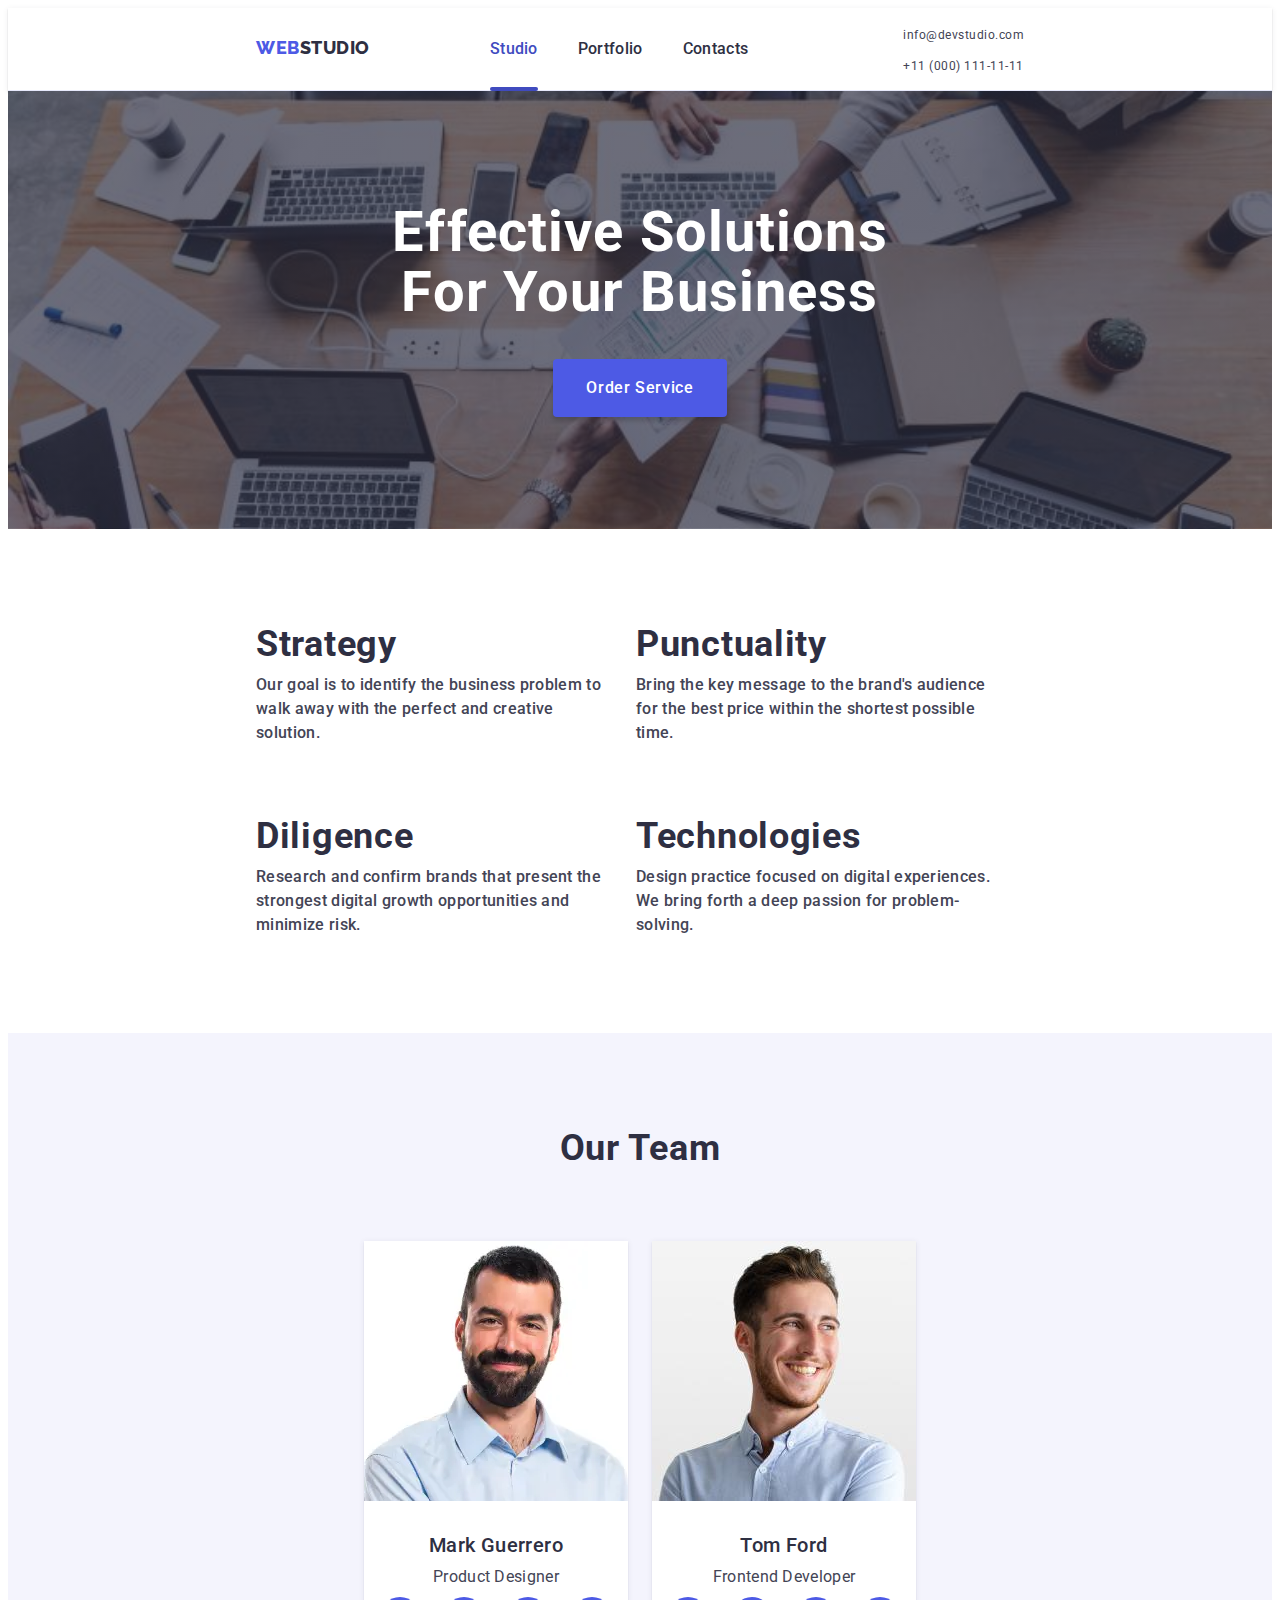
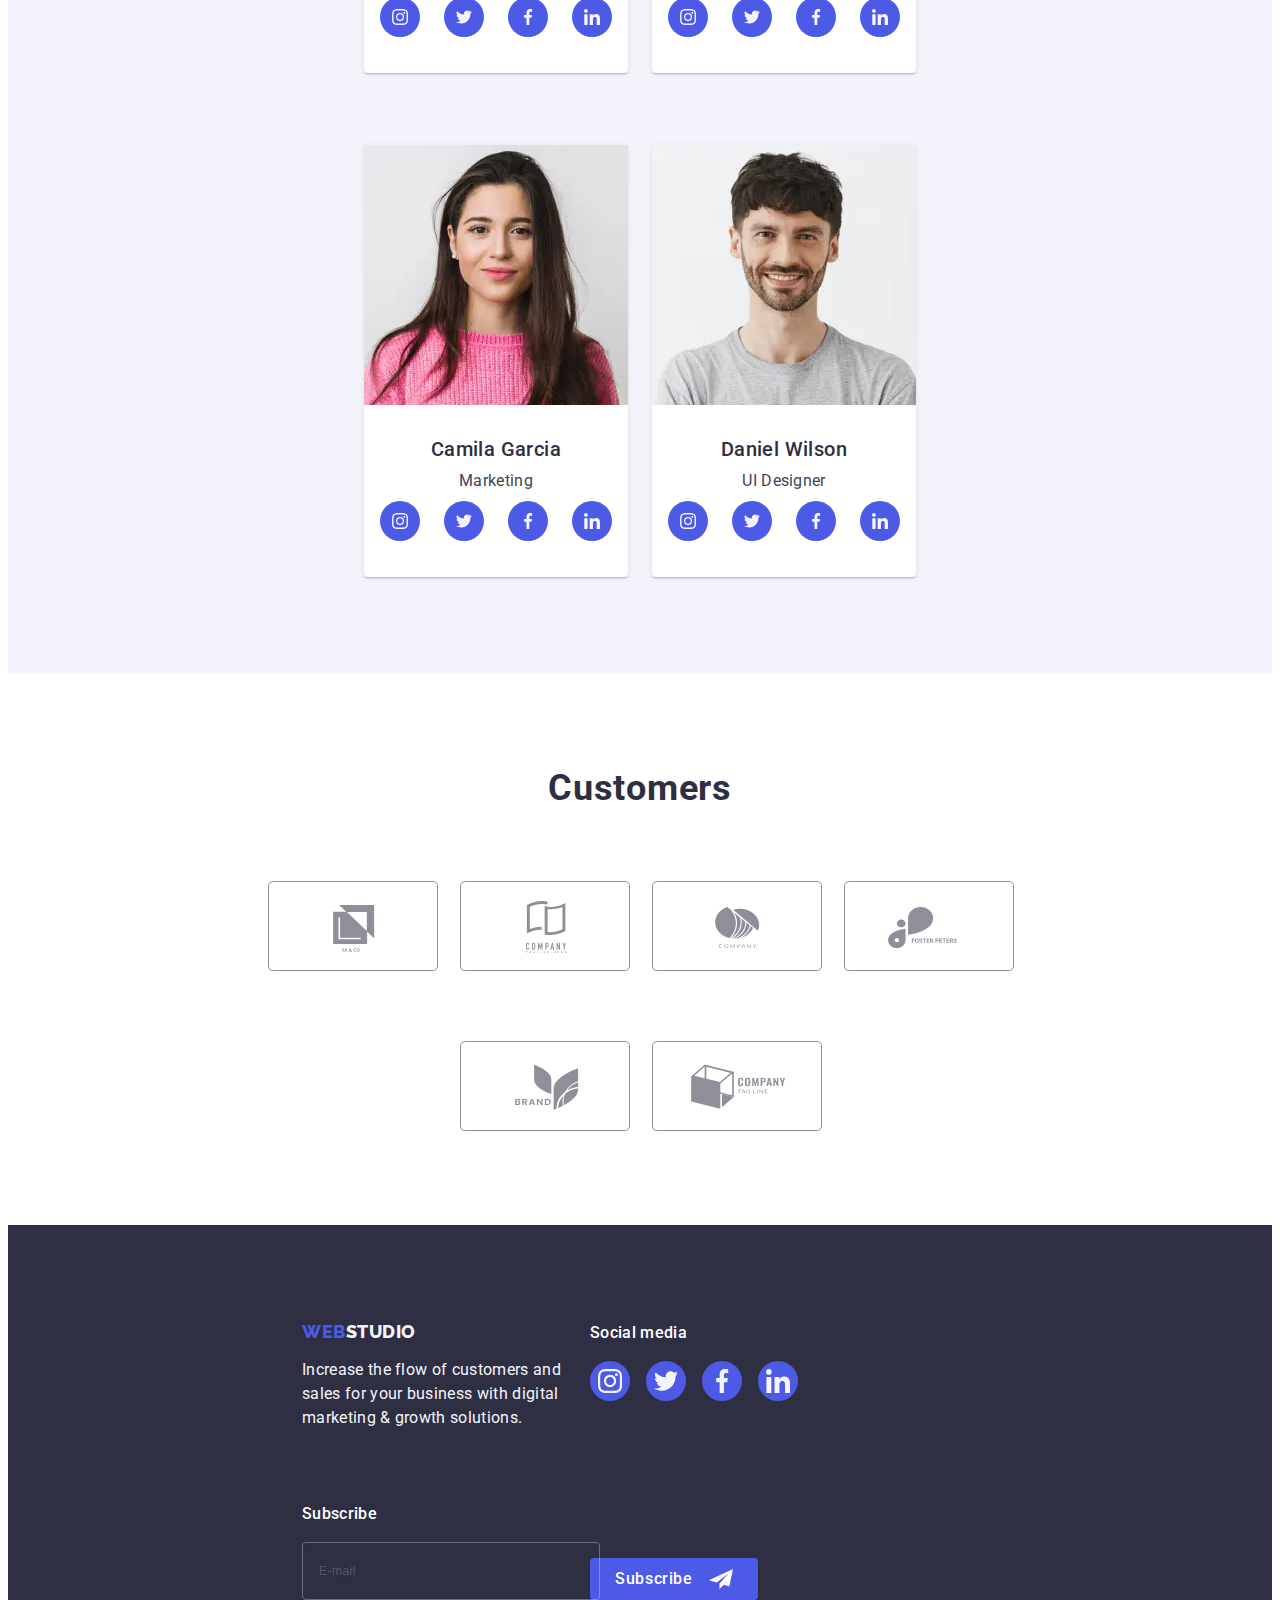
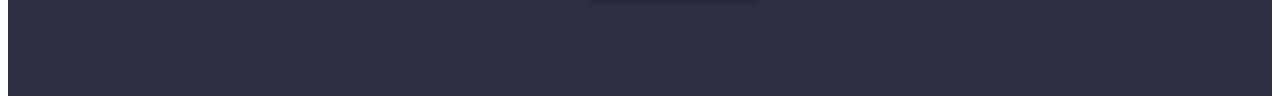
<file: index.html>
<!DOCTYPE html>
<html lang="en">
  <head>
    <meta charset="UTF-8" />
    <meta http-equiv="X-UA-Compatible" content="IE=edge" />
    <meta name="viewport" content="width=device-width, initial-scale=1.0" />
    <title>Document</title>
    <link rel="preconnect" href="https://fonts.googleapis.com" />
    <link rel="preconnect" href="https://fonts.gstatic.com" crossorigin />
    <link
      href="https://fonts.googleapis.com/css2?family=Raleway:wght@800&family=Roboto:wght@400;500;700&display=swap"
      rel="stylesheet"
    />
    <link
      rel="stylesheet"
      href="https://cdnjs.cloudflare.com/ajax/libs/modern-normalize/1.1.0/modern-normalize.min.css"
      integrity="sha512-wpPYUAdjBVSE4KJnH1VR1HeZfpl1ub8YT/NKx4PuQ5NmX2tKuGu6U/JRp5y+Y8XG2tV+wKQpNHVUX03MfMFn9Q=="
      crossorigin="anonymous"
      referrerpolicy="no-referrer"
    />
    <link rel="stylesheet" href="./css/main.css" />
  </head>

  <body>
    <!-- Шапка сайту -->
    <header class="header">
      <div class="container header-container">
        <nav class="header-navigation">
          <a href="./index.html" class="logo header-logo link"
            >Web<span class="header-logo-part">Studio</span></a
          >
          <ul class="header-menu list">
            <li class="header-menu-item">
              <a href="./index.html" class="header-menu-link active-link link">Studio</a>
            </li>
            <li class="header-menu-item">
              <a href="./portfolio.html" class="header-menu-link link"
                >Portfolio</a
              >
            </li>
            <li class="header-menu-item">
              <a href="#" class="header-menu-link link">Contacts</a>
            </li>
          </ul>
        </nav>

        <button type="button" class="mobile-menu-open js-open-menu">
          <svg class="mobile-menu-open-icon">
            <use href="./images/symbol-defs.svg#icon-menu"></use>
          </svg>
        </button>

        <address class="header-address-wrapper">
          <ul class="header-contacts list">
            <li class="header-contacts-item">
              <a
                href="mailto:info@devstudio.com"
                class="header-contacts-link link"
                >info@devstudio.com</a
              >
            </li>
            <li class="header-contacts-item">
              <a href="tel:+110001111111" class="header-contacts-link link"
                >+11 (000) 111-11-11</a
              >
            </li>
          </ul>
        </address>
      </div>

      <!-- Мобільне меню -->

      <div class="mobile-menu js-menu-container">
        <div class="container mobile-menu-container">
          <div class="mobile-menu-top">
            <button class="mobile-menu-close-button js-close-menu">
              <svg class="mobile-menu-close-icon">
                <use href="./images/symbol-defs.svg#icon-close-symbol"></use>
              </svg>
            </button>

            <ul class="mobile-menu-list list">
              <li class="mobile-menu-item">
                <a href="./index.html" class="mobile-menu-link link">Studio</a>
              </li>
              <li class="mobile-menu-item">
                <a href="./portfolio.html" class="mobile-menu-link link"
                  >Portfolio</a
                >
              </li>
              <li class="mobile-menu-item">
                <a
                  href="#"
                  class="mobile-menu-link mobile-menu-link-contact link"
                  >Contacts</a
                >
              </li>
            </ul>
          </div>

          <div class="mobile-menu-down">
            <ul class="mobile-contacts list">
              <li class="mobile-contacts-item">
                <a
                  href="tel:+110001111111"
                  class="mobile-contacts-link mobile-contacts-link-tel link"
                  >+11 (000) 111-11-11</a
                >
              </li>
              <li class="mobile-contacts-item">
                <a
                  href="mailto:info@devstudio.com"
                  class="mobile-contacts-link mobile-contacts-link-mail link"
                  >info@devstudio.com</a
                >
              </li>
            </ul>

            <ul class="mobile-social-list list">
              <li class="mobile-social-list-item">
                <a href="#" class="link">
                  <svg class="mobile-social-list-icon">
                    <use href="./images/symbol-defs.svg#icon-instagram-2"></use>
                  </svg>
                </a>
              </li>
              <li class="mobile-social-list-item">
                <a href="#" class="link">
                  <svg class="mobile-social-list-icon">
                    <use href="./images/symbol-defs.svg#icon-twitter-2"></use>
                  </svg>
                </a>
              </li>
              <li class="mobile-social-list-item">
                <a href="#" class="link">
                  <svg class="mobile-social-list-icon">
                    <use href="./images/symbol-defs.svg#icon-facebook-2"></use>
                  </svg>
                </a>
              </li>
              <li class="mobile-social-list-item">
                <a href="#" class="link">
                  <svg class="mobile-social-list-icon">
                    <use href="./images/symbol-defs.svg#icon-linkedin-2"></use>
                  </svg>
                </a>
              </li>
            </ul>
          </div>
        </div>
      </div>
    </header>

    <main>
      <!-- Герой -->
      <section class="hero">
        <div class="container hero-container">
          <h1 class="title hero-title">
            Effective Solutions for Your Business
          </h1>
          <button type="button" class="button hero-button" data-modal-open>
            Order Service
          </button>
        </div>
      </section>

      <!-- Переваги -->
      <section class="benefits">
        <div class="container benefits__container">
          <h2 class="visually-hidden title">Benefits</h2>
          <ul class="benefits-list list">
            <li class="benefits-item">
              <div class="benefits-icon-wrapper">
                <svg class="benefits-icon">
                  <use href="./images/symbol-defs.svg#icon-1"></use>
                </svg>
              </div>
              <h3 class="benefits-subtitle">Strategy</h3>
              <p class="benefits-text">
                Our goal is to identify the business problem to walk away with
                the perfect and creative solution.
              </p>
            </li>
            <li class="benefits-item">
              <div class="benefits-icon-wrapper">
                <svg class="benefits-icon">
                  <use href="./images/symbol-defs.svg#icon-2"></use>
                </svg>
              </div>
              <h3 class="benefits-subtitle">Punctuality</h3>
              <p class="benefits-text">
                Bring the key message to the brand's audience for the best price
                within the shortest possible time.
              </p>
            </li>
            <li class="benefits-item">
              <div class="benefits-icon-wrapper">
                <svg class="benefits-icon">
                  <use href="./images/symbol-defs.svg#icon-3"></use>
                </svg>
              </div>
              <h3 class="benefits-subtitle">Diligence</h3>
              <p class="benefits-text">
                Research and confirm brands that present the strongest digital
                growth opportunities and minimize risk.
              </p>
            </li>
            <li class="benefits-item">
              <div class="benefits-icon-wrapper">
                <svg class="benefits-icon">
                  <use href="./images/symbol-defs.svg#icon-4"></use>
                </svg>
              </div>
              <h3 class="benefits-subtitle">Technologies</h3>
              <p class="benefits-text">
                Design practice focused on digital experiences. We bring forth a
                deep passion for problem-solving.
              </p>
            </li>
          </ul>
        </div>
      </section>

      <!-- Приклади робіт -->
      <section class="examples">
        <div class="container examples-container">
          <h2 class="title examples-title">What are we doing</h2>
          <ul class="examples-item-list list">
            <li class="examples-item">
              <img
              srcset="./images/examples/examples1@2x.webp 2x"
              src="./images/examples/examples1.webp"
              alt="example-work"
              class="examples-img"
            />
            </li>
            <li class="examples-item">
              <img
              srcset="./images/examples/examples2@2x.webp 2x"
              src="./images/examples/examples2.webp"
              alt="example-work"
              class="examples-img"
            />
            </li>
            <li class="examples-item">
              <img
              srcset="./images/examples/examples3@2x.webp 2x"
              src="./images/examples/examples3.jpg"
              alt="example-work"
              class="examples-img"
            />
            </li>
          </ul>
        </div>
      </section>

      <!-- Команда -->
      <section class="team">
        <div class="container team-container">
          <h2 class="title team-title">Our Team</h2>
          <ul class="team-item-list list">
            <li class="team-item">
              <div class="team-info-wrapper">
                <img
                  srcset="./images/team/img-mark@2x.webp 2x"
                  src="./images/team/img-mark.webp"
                  alt="team member"
                  alt="markguerrero"
                  width="264"
                  height="260"
                  class="team-img"
                />
                <div class="team-text-wrapper">
                  <h3 class="team-subtitle">Mark Guerrero</h3>
                  <p class="team-text">Product Designer</p>
                  <ul class="social-list list">
                    <li class="social-list-item">
                      <a href="#" class="link">
                        <svg class="social-list-icon">
                          <use
                            href="./images/symbol-defs.svg#icon-instagram"
                          ></use>
                        </svg>
                      </a>
                    </li>
                    <li class="social-list-item">
                      <a href="#" class="link">
                        <svg class="social-list-icon">
                          <use
                            href="./images/symbol-defs.svg#icon-twitter"
                          ></use>
                        </svg>
                      </a>
                    </li>
                    <li class="social-list-item">
                      <a href="#" class="link">
                        <svg class="social-list-icon">
                          <use
                            href="./images/symbol-defs.svg#icon-facebook"
                          ></use>
                        </svg>
                      </a>
                    </li>
                    <li class="social-list-item">
                      <a href="#" class="link">
                        <svg class="social-list-icon">
                          <use
                            href="./images/symbol-defs.svg#icon-linkedin"
                          ></use>
                        </svg>
                      </a>
                    </li>
                  </ul>
                </div>
              </div>
            </li>

            <li class="team-item">
              <div class="team-info-wrapper">
                <img
                  srcset="./images/team/img-tom@2x.webp 2x"
                  src="./images/team/img-tom.jpg"
                  alt="team member"
                  alt="tomford"
                  width="264"
                  height="260"
                  class="team-img"
                />
                <div class="team-text-wrapper">
                  <h3 class="team-subtitle">Tom Ford</h3>
                  <p class="team-text">Frontend Developer</p>
                  <ul class="social-list list">
                    <li class="social-list-item">
                      <a href="#" class="link">
                        <svg class="social-list-icon">
                          <use
                            href="./images/symbol-defs.svg#icon-instagram"
                          ></use>
                        </svg>
                      </a>
                    </li>
                    <li class="social-list-item">
                      <a href="#" class="link">
                        <svg class="social-list-icon">
                          <use
                            href="./images/symbol-defs.svg#icon-twitter"
                          ></use>
                        </svg>
                      </a>
                    </li>
                    <li class="social-list-item">
                      <a href="#" class="link">
                        <svg class="social-list-icon">
                          <use
                            href="./images/symbol-defs.svg#icon-facebook"
                          ></use>
                        </svg>
                      </a>
                    </li>
                    <li class="social-list-item">
                      <a href="#" class="link">
                        <svg class="social-list-icon">
                          <use
                            href="./images/symbol-defs.svg#icon-linkedin"
                          ></use>
                        </svg>
                      </a>
                    </li>
                  </ul>
                </div>
              </div>
            </li>

            <li class="team-item">
              <div class="team-info-wrapper">
                <img
                  srcset="./images/team/img-camila@2x.webp 2x"
                  src="./images/team/img-camila.webp"
                  alt="team member"
                  alt="camilagarcia"
                  width="264"
                  height="260"
                  class="team-img"
                />
                <div class="team-text-wrapper">
                  <h3 class="team-subtitle">Camila Garcia</h3>
                  <p class="team-text">Marketing</p>
                  <ul class="social-list list">
                    <li class="social-list-item">
                      <a href="#" class="link">
                        <svg class="social-list-icon">
                          <use
                            href="./images/symbol-defs.svg#icon-instagram"
                          ></use>
                        </svg>
                      </a>
                    </li>
                    <li class="social-list-item">
                      <a href="#" class="link">
                        <svg class="social-list-icon">
                          <use
                            href="./images/symbol-defs.svg#icon-twitter"
                          ></use>
                        </svg>
                      </a>
                    </li>
                    <li class="social-list-item">
                      <a href="#" class="link">
                        <svg class="social-list-icon">
                          <use
                            href="./images/symbol-defs.svg#icon-facebook"
                          ></use>
                        </svg>
                      </a>
                    </li>
                    <li class="social-list-item">
                      <a href="#" class="link">
                        <svg class="social-list-icon">
                          <use
                            href="./images/symbol-defs.svg#icon-linkedin"
                          ></use>
                        </svg>
                      </a>
                    </li>
                  </ul>
                </div>
              </div>
            </li>

            <li class="team-item">
              <div class="team-info-wrapper">
                <img
                  srcset="./images/team/img-daniel@2x.webp 2x"
                  src="./images/team/img-daniel.webp"
                  alt="team member"
                  alt="danielwilson"
                  width="264"
                  height="260"
                  class="team-img"
                />
                <div class="team-text-wrapper">
                  <h3 class="team-subtitle">Daniel Wilson</h3>
                  <p class="team-text">UI Designer</p>
                  <ul class="social-list list">
                    <li class="social-list-item">
                      <a href="#" class="link">
                        <svg class="social-list-icon">
                          <use
                            href="./images/symbol-defs.svg#icon-instagram"
                          ></use>
                        </svg>
                      </a>
                    </li>
                    <li class="social-list-item">
                      <a href="#" class="link">
                        <svg class="social-list-icon">
                          <use
                            href="./images/symbol-defs.svg#icon-twitter"
                          ></use>
                        </svg>
                      </a>
                    </li>
                    <li class="social-list-item">
                      <a href="#" class="link">
                        <svg class="social-list-icon">
                          <use
                            href="./images/symbol-defs.svg#icon-facebook"
                          ></use>
                        </svg>
                      </a>
                    </li>
                    <li class="social-list-item">
                      <a href="#" class="link">
                        <svg class="social-list-icon">
                          <use
                            href="./images/symbol-defs.svg#icon-linkedin"
                          ></use>
                        </svg>
                      </a>
                    </li>
                  </ul>
                </div>
              </div>
            </li>
          </ul>
        </div>
      </section>

      <!-- Клієнти -->
      <section class="customers">
        <div class="container customers-container">
          <h2 class="title customers-title">Customers</h2>
          <ul class="customers-item-list list">
            <li class="customers-item">
              <a href="" class="customers-link link">
                <svg class="customers-icon">
                  <use
                    href="./images/symbol-defs.svg#icon-client-1"
                    class="link"
                  ></use>
                </svg>
              </a>
            </li>
            <li class="customers-item">
              <a href="" class="customers-link link">
                <svg class="customers-icon">
                  <use
                    href="./images/symbol-defs.svg#icon-client-2"
                    class="link"
                  ></use>
                </svg>
              </a>
            </li>
            <li class="customers-item">
              <a href="" class="customers-link link">
                <svg class="customers-icon">
                  <use
                    href="./images/symbol-defs.svg#icon-client-3"
                    class="link"
                  ></use>
                </svg>
              </a>
            </li>
            <li class="customers-item">
              <a href="" class="customers-link link">
                <svg class="customers-icon">
                  <use
                    href="./images/symbol-defs.svg#icon-client-4"
                    class="link"
                  ></use>
                </svg>
              </a>
            </li>
            <li class="customers-item">
              <a href="" class="customers-link link">
                <svg class="customers-icon">
                  <use
                    href="./images/symbol-defs.svg#icon-client-5"
                    class="link"
                  ></use>
                </svg>
              </a>
            </li>
            <li class="customers-item">
              <a href="" class="customers-link link">
                <svg class="customers-icon">
                  <use
                    href="./images/symbol-defs.svg#icon-client-6"
                    class="link"
                  ></use>
                </svg>
              </a>
            </li>
          </ul>
        </div>
      </section>
    </main>

    <!-- Підвал -->
    <footer class="footer">
      <div class="container footer-container">
       <div class="footer-first-part-wrapper">
         <div class="footer-text-wrapper">
            <a href="./index.html" class="logo footer-logo link"
              >Web<span class="logo-part logo-part-footer">Studio</span></a
            >
            <p class="footer-text">
              Increase the flow of customers and sales for your business with
              digital marketing & growth solutions.
            </p>
         </div>
  
         <div class="social-footer-wrapper">
          <p class="footer-subtitle footer-subtitle-social">Social media</p>
          <ul class="mobile-social-list mobile-social-list-footer list">
            <li class="mobile-social-list-item">
              <a href="#" class="link">
                <svg class="social-list-icon-footer">
                  <use href="./images/symbol-defs.svg#icon-instagram-2"></use>
                </svg>
              </a>
            </li>
            <li class="mobile-social-list-item">
              <a href="#" class="link">
                <svg class="social-list-icon-footer">
                  <use href="./images/symbol-defs.svg#icon-twitter-2"></use>
                </svg>
              </a>
            </li>
            <li class="mobile-social-list-item">
              <a href="#" class="link">
                <svg class="social-list-icon-footer">
                  <use href="./images/symbol-defs.svg#icon-facebook-2"></use>
                </svg>
              </a>
            </li>
            <li class="mobile-social-list-item">
              <a href="#" class="link">
                <svg class="social-list-icon-footer">
                  <use href="./images/symbol-defs.svg#icon-linkedin-2"></use>
                </svg>
              </a>
            </li>
          </ul>
        </div>
     </div>

        <div class="footer-form-wrapper">
          <label for="mail" class="footer-subtitle footer-subtitle-label"
            >Subscribe
            <input
              type="email"
              name="mail"
              id="mail"
              class="footer-form"
              placeholder="E-mail"
            />
          </label>
          <button type="button" class="button button-footer">
            Subscribe
            <svg class="button-footer-icon">
              <use href="./images/symbol-defs.svg#icon-telegram-frame"></use>
            </svg>
          </button>
        </div>
      </div>
    </footer>

    <!-- Модальне вікно -->
    <div class="backdrop is-hidden" data-modal>
      <div class="modal">
        <button type="button" class="button-close" data-modal-close>
          <svg class="button-close-svg">
            <use href="./images/symbol-defs.svg#icon-close-symbol"></use>
          </svg>
        </button>

        <div class="container-modal">
          <p class="modal-head">
            Leave your contacts and we will call you back
          </p>

          <form class="modal-form">
            <div class="form-field">
              <label for="name">Name</label>
              <div class="modal-input-wrapper">
                <input type="text" name="name" id="name" />
                <svg class="modal-icon-standard modal-icon-name">
                  <use href="./images/symbol-defs.svg#icon-name-vector"></use>
                </svg>
              </div>
            </div>

            <div class="form-field">
              <label for="tel">Phone</label>
              <div class="modal-input-wrapper">
                <input type="tel" name="tel" id="tel" />
                <svg class="modal-icon-standard modal-icon-tel">
                  <use href="./images/symbol-defs.svg#icon-phone-vector"></use>
                </svg>
              </div>
            </div>

            <div class="form-field">
              <label for="email">Email</label>
              <div class="modal-input-wrapper">
                <input type="email" name="email" id="email" />
                <svg class="modal-icon-standard modal-icon-mail">
                  <use href="./images/symbol-defs.svg#icon-email-vector"></use>
                </svg>
              </div>
            </div>

            <div class="textarea-field">
              <label for="comment">Comment</label>
              <textarea
                class="modal-textarea"
                name="comment"
                id="comment"
                placeholder="Text input"
              ></textarea>
            </div>

            <div>
              <input
                type="checkbox"
                name="policy"
                id="policy"
                class="input-policy visually-hidden"
              />
              <label for="policy" class="text-policy"
                >I accept the terms and conditions of the&nbsp;
                <span>Privacy Policy</span></label
              >
            </div>

            <div class="container-button-modal">
              <button type="submit" class="button button-modal">Send</button>
            </div>
          </form>
        </div>
      </div>
    </div>

    <script src="./js/mobile-menu.js"></script>

    <script src="./js/modal.js"></script>
  </body>
</html>
</file>
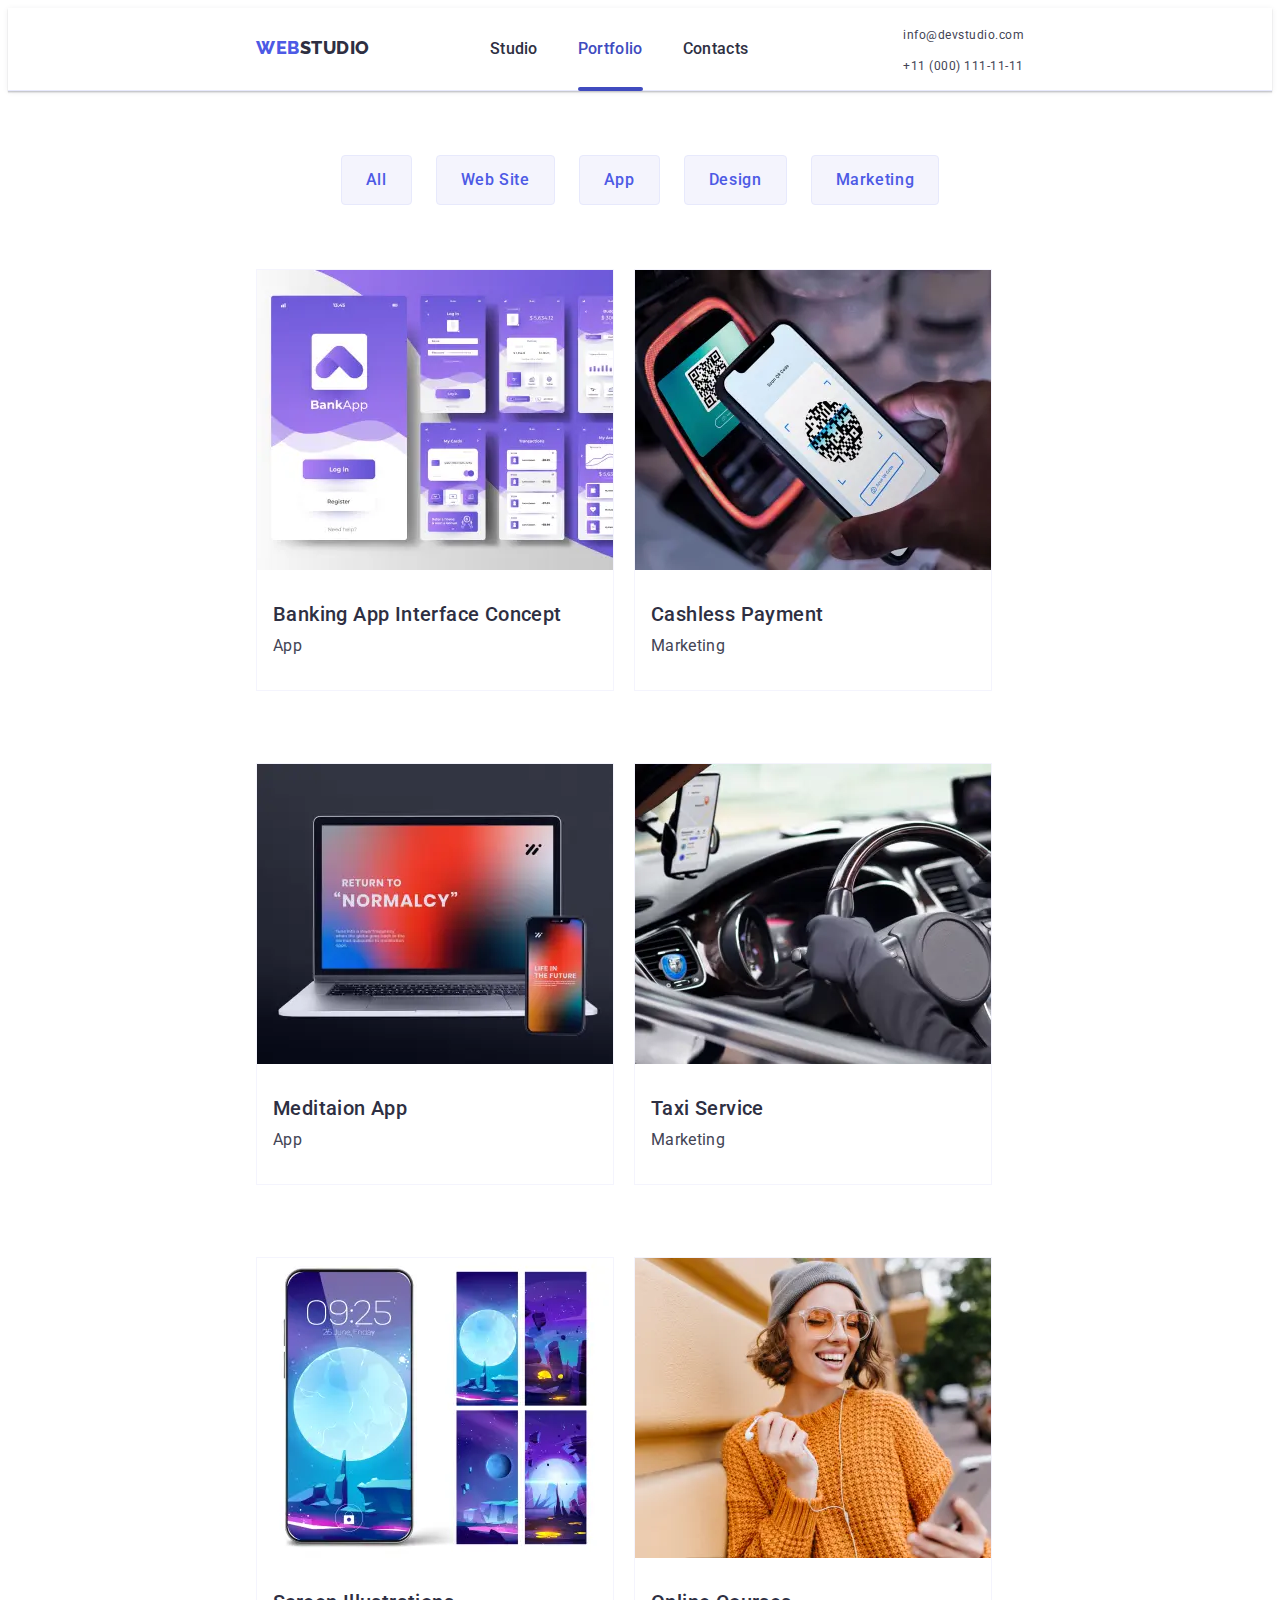
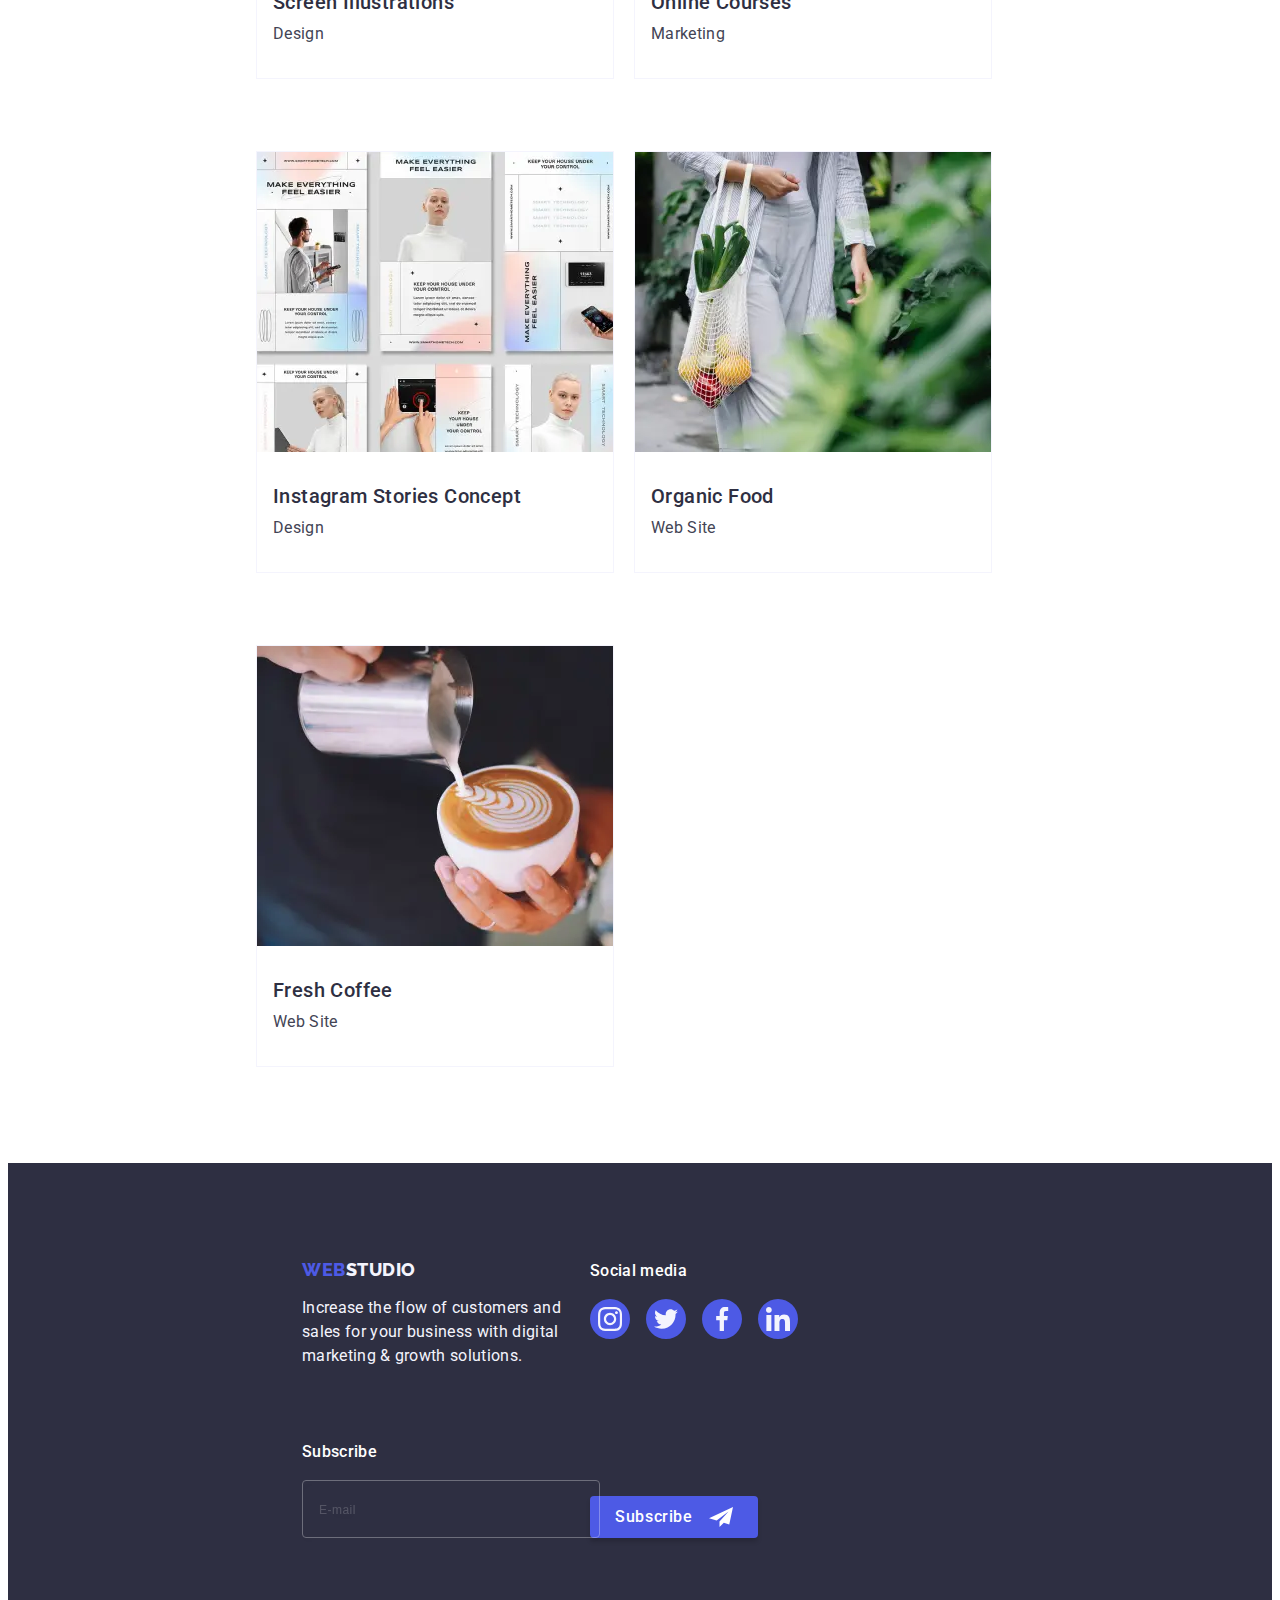
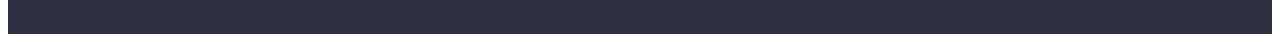
<file: portfolio.html>
<!DOCTYPE html>
<html lang="en">
  <head>
    <meta charset="UTF-8" />
    <meta http-equiv="X-UA-Compatible" content="IE=edge" />
    <meta name="viewport" content="width=device-width, initial-scale=1.0" />
    <title>Document</title>
    <link rel="preconnect" href="https://fonts.googleapis.com" />
    <link rel="preconnect" href="https://fonts.gstatic.com" crossorigin />
    <link
      href="https://fonts.googleapis.com/css2?family=Raleway:wght@800&family=Roboto:wght@400;500;700&display=swap"
      rel="stylesheet"
    />
    <link
      rel="stylesheet"
      href="https://cdnjs.cloudflare.com/ajax/libs/modern-normalize/1.1.0/modern-normalize.min.css"
      integrity="sha512-wpPYUAdjBVSE4KJnH1VR1HeZfpl1ub8YT/NKx4PuQ5NmX2tKuGu6U/JRp5y+Y8XG2tV+wKQpNHVUX03MfMFn9Q=="
      crossorigin="anonymous"
      referrerpolicy="no-referrer"
    />
    <link rel="stylesheet" href="./css/main.css" />
  </head>
  <body>
    <!-- Шапка сайту -->
    <header class="header">
      <div class="container header-container">
        <nav class="header-navigation">
          <a href="./index.html" class="logo header-logo link"
            >Web<span class="header-logo-part">Studio</span></a
          >
          <ul class="header-menu list">
            <li class="header-menu-item">
              <a href="./index.html" class="header-menu-link link">Studio</a>
            </li>
            <li class="header-menu-item">
              <a href="./portfolio.html" class="header-menu-link active-link link"
                >Portfolio</a
              >
            </li>
            <li class="header-menu-item">
              <a href="#" class="header-menu-link link">Contacts</a>
            </li>
          </ul>
        </nav>

        <button type="button" class="mobile-menu-open js-open-menu">
          <svg class="mobile-menu-open-icon">
            <use href="./images/symbol-defs.svg#icon-menu"></use>
          </svg>
        </button>

        <address class="header-address-wrapper">
          <ul class="header-contacts list">
            <li class="header-contacts-item">
              <a
                href="mailto:info@devstudio.com"
                class="header-contacts-link link"
                >info@devstudio.com</a
              >
            </li>
            <li class="header-contacts-item">
              <a href="tel:+110001111111" class="header-contacts-link link"
                >+11 (000) 111-11-11</a
              >
            </li>
          </ul>
        </address>
      </div>

      <!-- Мобільне меню -->

      <div class="mobile-menu js-menu-container">
        <div class="container mobile-menu-container">
          <div class="mobile-menu-top">
            <button class="mobile-menu-close-button js-close-menu">
              <svg class="mobile-menu-close-icon">
                <use href="./images/symbol-defs.svg#icon-close-symbol"></use>
              </svg>
            </button>

            <ul class="mobile-menu-list list">
              <li class="mobile-menu-item">
                <a href="./index.html" class="mobile-menu-link link">Studio</a>
              </li>
              <li class="mobile-menu-item">
                <a href="./portfolio.html" class="mobile-menu-link link"
                  >Portfolio</a
                >
              </li>
              <li class="mobile-menu-item">
                <a
                  href="#"
                  class="mobile-menu-link mobile-menu-link-contact link"
                  >Contacts</a
                >
              </li>
            </ul>
          </div>

          <div class="mobile-menu-down">
            <ul class="mobile-contacts list">
              <li class="mobile-contacts-item">
                <a
                  href="tel:+110001111111"
                  class="mobile-contacts-link mobile-contacts-link-tel link"
                  >+11 (000) 111-11-11</a
                >
              </li>
              <li class="mobile-contacts-item">
                <a
                  href="mailto:info@devstudio.com"
                  class="mobile-contacts-link mobile-contacts-link-mail link"
                  >info@devstudio.com</a
                >
              </li>
            </ul>

            <ul class="mobile-social-list list">
              <li class="mobile-social-list-item">
                <a href="#" class="link">
                  <svg class="mobile-social-list-icon">
                    <use href="./images/symbol-defs.svg#icon-instagram-2"></use>
                  </svg>
                </a>
              </li>
              <li class="mobile-social-list-item">
                <a href="#" class="link">
                  <svg class="mobile-social-list-icon">
                    <use href="./images/symbol-defs.svg#icon-twitter-2"></use>
                  </svg>
                </a>
              </li>
              <li class="mobile-social-list-item">
                <a href="#" class="link">
                  <svg class="mobile-social-list-icon">
                    <use href="./images/symbol-defs.svg#icon-facebook-2"></use>
                  </svg>
                </a>
              </li>
              <li class="mobile-social-list-item">
                <a href="#" class="link">
                  <svg class="mobile-social-list-icon">
                    <use href="./images/symbol-defs.svg#icon-linkedin-2"></use>
                  </svg>
                </a>
              </li>
            </ul>
          </div>
        </div>
      </div>
    </header>



    <main>
      <section class="main-portfolio">
        <div class="container">
          <h1 hidden>Our projects</h1>

          <!-- Фільтр -->
          <ul class="filter-list list">
            <li class="item">
              <button type="button" class="filter-button">All</button>
            </li>
            <li class="item">
              <button type="button" class="filter-button">Web Site</button>
            </li>
            <li class="item">
              <button type="button" class="filter-button">App</button>
            </li>
            <li class="item">
              <button type="button" class="filter-button">Design</button>
            </li>
            <li class="item">
              <button type="button" class="filter-button">Marketing</button>
            </li>
          </ul>

          <!-- Роботи -->

          <ul class="works-list list">
            <li class="works-item">
              <a href="" class="works-link link">
                <div class="works-block-wrapper">
                  <picture>
                    <source srcset="./images/p-desktop/portfolio-desktop-item1.webp 1x, 
                    ./images/p-desktop/portfolio-desktop-item1@2x.webp 2x" 
                    media="(min-width: 1440px)"
                    type="image/webp">
                
                    <source srcset="./images/p-tablet/portfolio-tablet-item1.webp 1x, 
                    ./images/p-tablet/portfolio-tablet-item1@2x.webp 2x" 
                    media="(min-width: 768px)"
                    type="image/webp">
                  
                    <source srcset="./images/p-mobile/portfolio-mobile-item1.webp 1x, 
                    ./images/p-mobile/portfolio-mobile-item1@2x.webp 2x" 
                    media="(max-width: 767px)"
                    type="image/webp">
                  
                    <img src="./images/portfolio/desktop/portfolio-desktop-item1.jpg" 
                    alt="portfolio item"
                    class="work-example-foto img">
                  </picture>
                  <div class="works-product-description">
                    <p class="works-hidden-text">
                      14 Stylish and User-Friendly App Design Concepts · Task
                      Manager App · Calorie Tracker App · Exotic Fruit Ecommerce
                      App · Cloud Storage App
                    </p>
                  </div>
                </div>
                <div class="work-text-wrapper">
                  <h2 class="works-title">Banking App Interface Concept</h2>
                  <p class="works-text">App</p>
                </div>
              </a>
            </li>





            <li class="works-item">
              <a href="" class="works-link link">
                <div class="works-block-wrapper">
                  <picture>
                    <source srcset="./images/p-desktop/portfolio-desktop-item2.webp 1x, 
                    ./images/p-desktop/portfolio-desktop-item2@2x.webp 2x" 
                    media="(min-width: 1440px)"
                    type="image/webp">
                
                    <source srcset="./images/p-tablet/portfolio-tablet-item2.webp 1x, 
                    ./images/p-tablet/portfolio-tablet-item2@2x.webp 2x" 
                    media="(min-width: 768px)"
                    type="image/webp">
                  
                    <source srcset="./images/p-mobile/portfolio-mobile-item2.webp 1x, 
                    ./images/p-mobile/portfolio-mobile-item2@2x.webp 2x" 
                    media="(max-width: 767px)"
                    type="image/webp">
                  
                    <img src="./images/portfolio/desktop/portfolio-desktop-item2.jpg" 
                    alt="portfolio item"
                    class="work-example-foto img">
                  </picture>
                  <div class="works-product-description">
                    <p class="works-hidden-text">
                      14 Stylish and User-Friendly App Design Concepts · Task
                      Manager App · Calorie Tracker App · Exotic Fruit Ecommerce
                      App · Cloud Storage App
                    </p>
                  </div>
                </div>
                <div class="work-text-wrapper">
                  <h2 class="works-title">Cashless Payment</h2>
                  <p class="works-text">Marketing</p>
                </div>
              </a>
            </li>




            <li class="works-item">
              <a href="" class="works-link link">
                <div class="works-block-wrapper">
                  <picture>
                    <source srcset="./images/p-desktop/portfolio-desktop-item3.webp 1x, 
                    ./images/p-desktop/portfolio-desktop-item3@2x.webp 2x" 
                    media="(min-width: 1440px)"
                    type="image/webp">
                
                    <source srcset="./images/p-tablet/portfolio-tablet-item3.webp 1x, 
                    ./images/p-tablet/portfolio-tablet-item3@2x.webp 2x" 
                    media="(min-width: 768px)"
                    type="image/webp">
                  
                    <source srcset="./images/p-mobile/portfolio-mobile-item3.webp 1x, 
                    ./images/p-mobile/portfolio-mobile-item3@2x.webp 2x" 
                    media="(max-width: 767px)"
                    type="image/webp">
                  
                    <img src="./images/portfolio/desktop/portfolio-desktop-item3.jpg" 
                    alt="portfolio item"
                    class="work-example-foto img">
                  </picture>
                  <div class="works-product-description">
                    <p class="works-hidden-text">
                      14 Stylish and User-Friendly App Design Concepts · Task
                      Manager App · Calorie Tracker App · Exotic Fruit Ecommerce
                      App · Cloud Storage App
                    </p>
                  </div>
                </div>
                <div class="work-text-wrapper">
                  <h2 class="works-title">Meditaion App</h2>
                  <p class="works-text">App</p>
                </div>
              </a>
            </li>





            <li class="works-item">
              <a href="" class="works-link link">
                <div class="works-block-wrapper">
                  <picture>
                    <source srcset="./images/p-desktop/portfolio-desktop-item4.webp 1x, 
                    ./images/p-desktop/portfolio-desktop-item4@2x.webp 2x" 
                    media="(min-width: 1440px)"
                    type="image/webp">
                
                    <source srcset="./images/p-tablet/portfolio-tablet-item4.webp 1x, 
                    ./images/p-tablet/portfolio-tablet-item4@2x.webp 2x" 
                    media="(min-width: 768px)"
                    type="image/webp">
                  
                    <source srcset="./images/p-mobile/portfolio-mobile-item4.webp 1x, 
                    ./images/p-mobile/portfolio-mobile-item4@2x.webp 2x" 
                    media="(max-width: 767px)"
                    type="image/webp">
                  
                    <img src="./images/portfolio/desktop/portfolio-desktop-item4.jpg" 
                    alt="portfolio item"
                    class="work-example-foto img">
                  </picture>
                  <div class="works-product-description">
                    <p class="works-hidden-text">
                      14 Stylish and User-Friendly App Design Concepts · Task
                      Manager App · Calorie Tracker App · Exotic Fruit Ecommerce
                      App · Cloud Storage App
                    </p>
                  </div>
                </div>
                <div class="work-text-wrapper">
                  <h2 class="works-title">Taxi Service</h2>
                  <p class="works-text">Marketing</p>
                </div>
              </a>
            </li>




            <li class="works-item">
              <a href="" class="works-link link">
                <div class="works-block-wrapper">
                  <picture>
                    <source srcset="./images/p-desktop/portfolio-desktop-item5.webp 1x, 
                    ./images/p-desktop/portfolio-desktop-item5@2x.webp 2x" 
                    media="(min-width: 1440px)"
                    type="image/webp">
                
                    <source srcset="./images/p-tablet/portfolio-tablet-item5.webp 1x, 
                    ./images/p-tablet/portfolio-tablet-item5@2x.webp 2x" 
                    media="(min-width: 768px)"
                    type="image/webp">
                  
                    <source srcset="./images/p-mobile/portfolio-mobile-item5.webp 1x, 
                    ./images/p-mobile/portfolio-mobile-item5@2x.webp 2x" 
                    media="(max-width: 767px)"
                    type="image/webp">
                  
                    <img src="./images/portfolio/desktop/portfolio-desktop-item5.jpg" 
                    alt="portfolio item"
                    class="work-example-foto img">
                  </picture>
                  <div class="works-product-description">
                    <p class="works-hidden-text">
                      14 Stylish and User-Friendly App Design Concepts · Task
                      Manager App · Calorie Tracker App · Exotic Fruit Ecommerce
                      App · Cloud Storage App
                    </p>
                  </div>
                </div>
                <div class="work-text-wrapper">
                  <h2 class="works-title">Screen Illustrations</h2>
                  <p class="works-text">Design</p>
                </div>
              </a>
            </li>




            <li class="works-item">
              <a href="" class="works-link link">
                <div class="works-block-wrapper">
                  <picture>
                    <source srcset="./images/p-desktop/portfolio-desktop-item6.webp 1x, 
                    ./images/p-desktop/portfolio-desktop-item6@2x.webp 2x" 
                    media="(min-width: 1440px)"
                    type="image/webp">
                
                    <source srcset="./images/p-tablet/portfolio-tablet-item6.webp"
                    media="(min-width: 768px)"
                    type="image/webp">
                  
                    <source srcset="./images/p-mobile/portfolio-mobile-item6.webp 1x, 
                    ./images/p-mobile/portfolio-mobile-item6@2x.webp 2x" 
                    media="(max-width: 767px)"
                    type="image/webp">
                  
                    <img src="./images/portfolio/desktop/portfolio-desktop-item6.jpg" 
                    alt="portfolio item"
                    class="work-example-foto img">
                  </picture>
                  <div class="works-product-description">
                    <p class="works-hidden-text">
                      14 Stylish and User-Friendly App Design Concepts · Task
                      Manager App · Calorie Tracker App · Exotic Fruit Ecommerce
                      App · Cloud Storage App
                    </p>
                  </div>
                </div>
                <div class="work-text-wrapper">
                  <h2 class="works-title">Online Courses</h2>
                  <p class="works-text">Marketing</p>
                </div>
              </a>
            </li>




            <li class="works-item">
              <a href="" class="works-link link">
                <div class="works-block-wrapper">
                  <picture>
                    <source srcset="./images/p-desktop/portfolio-desktop-item7.webp 1x, 
                    ./images/p-desktop/portfolio-desktop-item7@2x.webp 2x" 
                    media="(min-width: 1440px)"
                    type="image/webp">
                
                    <source srcset="./images/p-tablet/portfolio-tablet-item7.webp 1x, 
                    ./images/p-tablet/portfolio-tablet-item7@2x.webp 2x" 
                    media="(min-width: 768px)"
                    type="image/webp">
                  
                    <source srcset="./images/p-mobile/portfolio-mobile-item7.webp 1x, 
                    ./images/p-mobile/portfolio-mobile-item7@2x.webp 2x" 
                    media="(max-width: 767px)"
                    type="image/webp">
                  
                    <img src="./images/portfolio/desktop/portfolio-desktop-item7.jpg" 
                    alt="portfolio item"
                    class="work-example-foto img">
                  </picture>
                  <div class="works-product-description">
                    <p class="works-hidden-text">
                      14 Stylish and User-Friendly App Design Concepts · Task
                      Manager App · Calorie Tracker App · Exotic Fruit Ecommerce
                      App · Cloud Storage App
                    </p>
                  </div>
                </div>
                <div class="work-text-wrapper">
                  <h2 class="works-title">Instagram Stories Concept</h2>
                  <p class="works-text">Design</p>
                </div>
              </a>
            </li>




            <li class="works-item">
              <a href="" class="works-link link">
                <div class="works-block-wrapper">
                  <picture>
                    <source srcset="./images/p-desktop/portfolio-desktop-item8.webp 1x, 
                    ./images/p-desktop/portfolio-desktop-item8@2x.webp 2x" 
                    media="(min-width: 1440px)"
                    type="image/webp">
                
                    <source srcset="./images/p-tablet/portfolio-tablet-item8.webp 1x, 
                    ./images/p-tablet/portfolio-tablet-item8@2x.webp 2x" 
                    media="(min-width: 768px)"
                    type="image/webp">
                  
                    <source srcset="./images/p-mobile/portfolio-mobile-item8.webp 1x, 
                    ./images/p-mobile/portfolio-mobile-item8@2x.webp 2x" 
                    media="(max-width: 767px)"
                    type="image/webp">
                  
                    <img src="./images/portfolio/desktop/portfolio-desktop-item8.jpg" 
                    alt="portfolio item"
                    class="work-example-foto img">
                  </picture>
                  <div class="works-product-description">
                    <p class="works-hidden-text">
                      14 Stylish and User-Friendly App Design Concepts · Task
                      Manager App · Calorie Tracker App · Exotic Fruit Ecommerce
                      App · Cloud Storage App
                    </p>
                  </div>
                </div>
                <div class="work-text-wrapper">
                  <h2 class="works-title">Organic Food</h2>
                  <p class="works-text">Web Site</p>
                </div>
              </a>
            </li>





            <li class="works-item">
              <a href="" class="works-link link">
                <div class="works-block-wrapper">
                  <picture>
                    <source srcset="./images/p-desktop/portfolio-desktop-item9.webp 1x, 
                    ./images/p-desktop/portfolio-desktop-item9@2x.webp 2x" 
                    media="(min-width: 1440px)"
                    type="image/webp">
                
                    <source srcset="./images/p-tablet/portfolio-tablet-item9.webp 1x, 
                    ./images/p-tablet/portfolio-tablet-item9@2x.webp 2x" 
                    media="(min-width: 768px)"
                    type="image/webp">
                  
                    <source srcset="./images/p-mobile/portfolio-mobile-item9.webp 1x, 
                    ./images/p-mobile/portfolio-mobile-item9@2x.webp 2x" 
                    media="(max-width: 767px)"
                    type="image/webp">
                  
                    <img src="./images/portfolio/desktop/portfolio-desktop-item9.jpg" 
                    alt="portfolio item"
                    class="work-example-foto img">
                  </picture>
                  <div class="works-product-description">
                    <p class="works-hidden-text">
                      14 Stylish and User-Friendly App Design Concepts · Task
                      Manager App · Calorie Tracker App · Exotic Fruit Ecommerce
                      App · Cloud Storage App
                    </p>
                  </div>
                </div>
                <div class="work-text-wrapper">
                  <h2 class="works-title">Fresh Coffee</h2>
                  <p class="works-text">Web Site</p>
                </div>
              </a>
            </li>



            
          </ul>
        </div>
      </section>
    </main>

    <!-- Підвал -->
    <footer class="footer">
      <div class="container footer-container">
       <div class="footer-first-part-wrapper">
         <div class="footer-text-wrapper">
            <a href="./index.html" class="logo footer-logo link"
              >Web<span class="logo-part logo-part-footer">Studio</span></a
            >
            <p class="footer-text">
              Increase the flow of customers and sales for your business with
              digital marketing & growth solutions.
            </p>
         </div>
  
          <div class="social-footer-wrapper">
            <p class="footer-subtitle footer-subtitle-social">Social media</p>
            <ul class="mobile-social-list mobile-social-list-footer list">
              <li class="mobile-social-list-item">
                <a href="#" class="link">
                  <svg class="social-list-icon-footer">
                    <use href="./images/symbol-defs.svg#icon-instagram-2"></use>
                  </svg>
                </a>
              </li>
              <li class="mobile-social-list-item">
                <a href="#" class="link">
                  <svg class="social-list-icon-footer">
                    <use href="./images/symbol-defs.svg#icon-twitter-2"></use>
                  </svg>
                </a>
              </li>
              <li class="mobile-social-list-item">
                <a href="#" class="link">
                  <svg class="social-list-icon-footer">
                    <use href="./images/symbol-defs.svg#icon-facebook-2"></use>
                  </svg>
                </a>
              </li>
              <li class="mobile-social-list-item">
                <a href="#" class="link">
                  <svg class="social-list-icon-footer">
                    <use href="./images/symbol-defs.svg#icon-linkedin-2"></use>
                  </svg>
                </a>
              </li>
            </ul>
          </div>
       </div>

        <div class="footer-form-wrapper">
          <label for="mail" class="footer-subtitle footer-subtitle-label"
            >Subscribe
            <input
              type="email"
              name="mail"
              id="mail"
              class="footer-form"
              placeholder="E-mail"
            />
          </label>
          <button type="button" class="button button-footer">
            Subscribe
            <svg class="button-footer-icon">
              <use href="./images/symbol-defs.svg#icon-telegram-frame"></use>
            </svg>
          </button>
        </div>
      </div>
    </footer>

    <script src="./js/mobile-menu.js"></script>

  </body>
</html>
</file>
<file: css/main.css>
:root {
  --button-bar--iris: #4D5AE5;
  --active-button-bar--ocean: #404BBF;
  --title-color--navy-blue: #2E2F42;
  --active-social-links-footer--green: #31D0AA;
  --text-color--slate: #434455;
  --color-icons-customers--light-slate: #8E8F99;
  --border-color--cornflower: #E7E9FC;
  --color-additional-background--cloud: #F4F4FD;
  --background-backdrop-window--navy-blue-modal: #2E2F42;
  --background-hero--grey: #2E2F42;
  --white-text--white: #FFFFFF;
  --background-modal-window--dairy: #FCFCFC;
  --modal-window-active-form--iris: #4D5AE5;
  --modal-window-text--light-slate: #8E8F99;
  --modal-placeholder-text--navy-blue-modal: #2E2F42;
  --modal-policy-span--iris: #4D5AE5;
  --active-checkbox-policy--ocean: #404BBF;
  --main-font: "Roboto", sans-serif;
  --logo-font: "Raleway", sans-serif;
  --cubic-bezier: cubic-bezier(0.4, 0, 0.2, 1);
}

body {
  font-family: var(--main-font);
  color: var(--text-color--slate);
  background-color: var(--white-text--white);
}

h1,
h2,
h3,
h4,
h5,
h6,
p,
ul,
ol {
  padding: 0;
  margin: 0;
}

img {
  display: block;
  max-width: 100%;
  height: auto;
}

.list {
  list-style: none;
}

.link {
  text-decoration: none;
  font-style: normal;
}

.visually-hidden {
  position: absolute;
  width: 1px;
  height: 1px;
  margin: -1px;
  border: 0;
  padding: 0;
  white-space: nowrap;
  -webkit-clip-path: inset(100%);
          clip-path: inset(100%);
  clip: rect(0 0 0 0);
  overflow: hidden;
}

.container {
  padding-left: 16px;
  padding-right: 16px;
}
@media screen and (min-width: 428px) {
  .container {
    width: 428px;
    margin-left: auto;
    margin-right: auto;
  }
}
@media screen and (min-width: 768px) {
  .container {
    width: 768px;
  }
}
@media screen and (min-width: 1440px) {
  .container {
    width: 1158px;
    padding-left: 15px;
    padding-right: 15px;
  }
}

.button {
  display: inline-block;
  border: 1px solid transparent;
  border-radius: 4px;
  padding: 16px 32px;
  font-family: var(--main-font);
  font-weight: 500;
  font-size: 16px;
  line-height: 1.5;
  letter-spacing: 0.04em;
  box-shadow: 0px 4px 4px rgba(0, 0, 0, 0.15);
  border-radius: 4px;
  color: var(--white-text--white);
  background-color: var(--button-bar--iris);
  cursor: pointer;
  transition: background-color 250ms var(--cubic-bezier);
}
.button:hover, .button:focus {
  background-color: var(--active-button-bar--ocean);
}

.mobile-social-list {
  display: flex;
  line-height: 1;
  gap: 56px;
}

.mobile-social-list-icon {
  width: 40px;
  height: 40px;
  fill: var(--button-bar--iris);
  transition: fill 250ms var(--cubic-bezier);
}
.mobile-social-list-icon:hover, .mobile-social-list-icon:focus {
  fill: var(--active-button-bar--ocean);
}

.mobile-menu {
  position: fixed;
  width: 100%;
  height: 100%;
  z-index: 1000;
  top: 0;
  left: 0;
  background-color: var(--white-text--white);
  opacity: 0;
  visibility: hidden;
  pointer-events: none;
}

.mobile-menu.is-open {
  opacity: 1;
  visibility: visible;
  pointer-events: auto;
}

.mobile-menu-container {
  position: relative;
  display: flex;
  flex-direction: column;
  justify-content: space-between;
  padding: 80px 19px 80px 24px;
  height: 100%;
}

.mobile-menu-link {
  font-weight: 700;
  font-size: 36px;
  line-height: 1.11;
  letter-spacing: 0.02em;
  text-transform: capitalize;
  color: var(--background-hero--grey);
}

.mobile-menu-item:not(:last-child) {
  margin-bottom: 40px;
}

.mobile-menu-link-contact {
  color: var(--active-button-bar--ocean);
}

.mobile-contacts-link-tel {
  font-weight: 700;
  font-size: 36px;
  line-height: 1.11;
  letter-spacing: 0.02em;
  text-transform: capitalize;
  color: var(--button-bar--iris);
}

.mobile-contacts-link-mail {
  font-weight: 500;
  font-size: 20px;
  line-height: 1.2;
  letter-spacing: 0.02em;
  color: var(--text-color--slate);
}

.mobile-contacts-item:not(:last-child) {
  margin-bottom: 40px;
}

.mobile-social-list {
  margin-top: 48px;
}

.mobile-menu-open-icon {
  width: 32px;
  height: 22px;
  stroke: var(--title-color--navy-blue);
}

.mobile-menu-open {
  background-color: transparent;
  border: none;
  padding: 0;
  line-height: 0;
}

.mobile-menu-close-button {
  position: absolute;
  top: 24px;
  right: 24px;
  display: flex;
  justify-content: center;
  align-items: center;
  width: 24px;
  height: 24px;
  padding: 0;
  line-height: 0;
  border-radius: 50%;
  border: 1px solid rgba(46, 47, 66, 0.1);
  background-color: rgba(231, 233, 252, 0.1);
  cursor: pointer;
}

.mobile-menu-close-icon {
  width: 8px;
  height: 8px;
}

.hero {
  background-image: linear-gradient(90deg, rgba(46, 47, 66, 0.7), rgba(46, 47, 66, 0.7)), url("../images/hero/hero-image-mobile.jpg");
  background-position: center;
  background-size: cover;
  background-repeat: no-repeat;
  margin-left: auto;
  margin-right: auto;
}
@media screen and (min-device-pixel-ratio: 2) and (max-width: 767px), screen and (-webkit-min-device-pixel-ratio: 2) and (max-width: 767px), screen and (min-resolution: 192dpi) and (max-width: 767px), screen and (min-resolution: 2dppx) and (max-width: 767px) {
  .hero {
    background-image: linear-gradient(90deg, rgba(46, 47, 66, 0.7), rgba(46, 47, 66, 0.7)), url("../images/hero/hero-image-mobile@2x.jpg");
  }
}
@media screen and (min-width: 768px) {
  .hero {
    background-image: linear-gradient(90deg, rgba(46, 47, 66, 0.7), rgba(46, 47, 66, 0.7)), url("../images/hero/hero-image-tablet.jpg");
  }
}
@media screen and (min-device-pixel-ratio: 2) and (min-width: 768px), screen and (-webkit-min-device-pixel-ratio: 2) and (min-width: 768px), screen and (min-resolution: 192dpi) and (min-width: 768px), screen and (min-resolution: 2dppx) and (min-width: 768px) {
  .hero {
    background-image: linear-gradient(90deg, rgba(46, 47, 66, 0.7), rgba(46, 47, 66, 0.7)), url("../images/hero/hero-image-tablet@2x.jpg");
  }
}
@media screen and (min-width: 1440px) {
  .hero {
    background-image: linear-gradient(90deg, rgba(46, 47, 66, 0.7), rgba(46, 47, 66, 0.7)), url("../images/hero/hero-image-desktop.jpg");
  }
}
@media screen and (min-device-pixel-ratio: 2) and (min-width: 1440px), screen and (-webkit-min-device-pixel-ratio: 2) and (min-width: 1440px), screen and (min-resolution: 192dpi) and (min-width: 1440px), screen and (min-resolution: 2dppx) and (min-width: 1440px) {
  .hero {
    background-image: linear-gradient(90deg, rgba(46, 47, 66, 0.7), rgba(46, 47, 66, 0.7)), url("../images/hero/hero-image-desktop@2x.jpg");
  }
}

@media screen and (max-width: 767px) {
  .header-menu {
    display: none;
  }
  .header-address-wrapper {
    display: none;
  }
}
.header {
  padding-top: 24px;
  padding-bottom: 22px;
  border-bottom: 1px solid var(--border-color--cornflower);
  box-shadow: 0px 2px 1px rgba(46, 47, 66, 0.08), 0px 1px 1px rgba(46, 47, 66, 0.16), 0px 1px 6px rgba(46, 47, 66, 0.08);
}

.header-container {
  display: flex;
  align-items: center;
  justify-content: space-between;
}

.logo {
  font-family: "Raleway";
  font-weight: 800;
  font-size: 18px;
  line-height: 1.17;
  letter-spacing: 0.03em;
  text-transform: uppercase;
  color: var(--button-bar--iris);
}

.header-logo-part {
  color: var(--title-color--navy-blue);
}

.header-menu-link {
  font-weight: 500;
  font-size: 16px;
  line-height: 1.5;
  letter-spacing: 0.02em;
  color: var(--title-color--navy-blue);
  padding-top: 24px;
  padding-bottom: 24px;
}

.active-link {
  position: relative;
  color: var(--active-button-bar--ocean);
}
.active-link::after {
  position: absolute;
  left: 0;
  bottom: -9px;
  content: "";
  width: 100%;
  height: 4px;
  background: var(--active-button-bar--ocean);
  border-radius: 2px;
}

.header-contacts-link {
  font-size: 12px;
  line-height: 1.17;
  letter-spacing: 0.04em;
  color: var(--text-color--slate);
}

.header-contacts-item:not(:last-child) {
  margin-bottom: 12px;
}

.header-navigation {
  display: flex;
}

@media screen and (min-width: 768px) {
  .mobile-menu-open {
    display: none;
  }
  .header {
    padding-top: 16px;
    padding-bottom: 16px;
  }
  .header-menu {
    display: flex;
    margin-left: 120px;
    -moz-column-gap: 40px;
         column-gap: 40px;
  }
}
@media screen and (min-width: 1440px) {
  .header {
    padding-top: 24px;
    padding-bottom: 24px;
  }
  .header-contacts {
    display: flex;
    -moz-column-gap: 40px;
         column-gap: 40px;
  }
  .header-contacts-item:not(:last-child) {
    margin-bottom: 0;
  }
  .active-link::after {
    bottom: -4px;
  }
  .header-contacts-link {
    font-size: 16px;
    line-height: 1.5;
    letter-spacing: 0.02em;
  }
}
.header-menu-link:hover,
.header-menu-link:focus,
.header-contacts-link:hover,
.header-contacts-link:focus {
  color: var(--active-button-bar--ocean);
}

.hero {
  padding: 112px 0;
  text-align: center;
}

.hero-title {
  display: inline-block;
  max-width: 320px;
  font-size: 36px;
  line-height: 1.11;
  letter-spacing: 0.02em;
  color: var(--white-text--white);
  text-align: center;
  text-transform: capitalize;
  margin-bottom: 72px;
}

@media screen and (min-width: 768px) {
  .hero-title {
    max-width: 496px;
    font-size: 56px;
    line-height: 1.07;
    margin-bottom: 36px;
  }
  .hero-container {
    display: flex;
    flex-direction: column;
    align-items: center;
  }
}
@media screen and (min-width: 1440px) {
  .hero {
    padding: 188px 0;
  }
  .hero-title {
    margin-bottom: 48px;
  }
}
@media screen and (max-width: 1439px) {
  .benefits-icon-wrapper {
    display: none;
  }
}
.benefits {
  padding: 96px 0;
}

.benefits-list {
  display: flex;
  flex-wrap: wrap;
  row-gap: 72px;
}

.benefits-item {
  max-width: 396px;
}

.benefits-subtitle {
  font-size: 36px;
  line-height: 1.11;
  letter-spacing: 0.02em;
  text-transform: capitalize;
  color: var(--background-hero--grey);
  margin-bottom: 8px;
  text-align: center;
}

.benefits-text {
  font-weight: 500;
  font-size: 16px;
  line-height: 1.5;
  letter-spacing: 0.02em;
  color: var(--text-color--slate);
}

.benefits-icon {
  display: inline-block;
  max-width: 264px;
}

@media screen and (min-width: 768px) {
  .benefits-list {
    -moz-column-gap: 24px;
         column-gap: 24px;
  }
  .benefits-item {
    max-width: 356px;
  }
  .benefits-subtitle {
    text-align: left;
  }
}
@media screen and (min-width: 1440px) {
  .benefits {
    padding: 120px 0;
  }
  .benefits-item {
    max-width: 264px;
  }
  .benefits-subtitle {
    font-weight: 500;
    font-size: 20px;
    line-height: 1.2;
  }
  .benefits-text {
    font-weight: 400;
  }
}
@media screen and (max-width: 1439px) {
  .examples {
    display: none;
  }
}
.examples {
  padding-bottom: 120px;
}

.examples-title {
  font-size: 36px;
  line-height: 1.11;
  text-align: center;
  letter-spacing: 0.02em;
  text-transform: capitalize;
  color: #2e2f42;
  margin-bottom: 72px;
}

.examples-item-list {
  display: flex;
  -moz-column-gap: 24px;
       column-gap: 24px;
}

.examples-item {
  border: 1px solid #e7e9fc;
}

.team {
  padding: 96px 0;
  background: var(--color-additional-background--cloud);
  text-align: center;
}

.team-title {
  font-size: 36px;
  line-height: 1.11;
  letter-spacing: 0.02em;
  text-transform: capitalize;
  color: var(--background-hero--grey);
  margin-bottom: 72px;
}

.team-info-wrapper {
  display: inline-block;
  background: var(--white-text--white);
  max-width: 264px;
  box-shadow: 0px 1px 6px rgba(46, 47, 66, 0.08), 0px 1px 1px rgba(46, 47, 66, 0.16), 0px 2px 1px rgba(46, 47, 66, 0.08);
  border-radius: 0px 0px 4px 4px;
}

.team-subtitle {
  font-weight: 500;
  font-size: 20px;
  line-height: 1.2;
  letter-spacing: 0.02em;
  color: var(--background-hero--grey);
  margin-bottom: 8px;
}

.team-text {
  font-size: 16px;
  line-height: 1.5;
  letter-spacing: 0.02em;
  color: var(--text-color--slate);
  margin-bottom: 8px;
}

.team-item-list {
  display: flex;
  flex-wrap: wrap;
  justify-content: center;
  row-gap: 72px;
}

.team-text-wrapper {
  padding: 32px 16px;
}

.social-list {
  display: flex;
  justify-content: center;
  gap: 24px;
}

.social-list-icon {
  width: 40px;
  height: 40px;
  fill: var(--button-bar--iris);
  transition: fill 250ms var(--cubic-bezier);
}
.social-list-icon:hover, .social-list-icon:focus {
  fill: var(--active-button-bar--ocean);
}

@media screen and (min-width: 768px) {
  .team-item-list {
    -moz-column-gap: 24px;
         column-gap: 24px;
  }
}
@media screen and (min-width: 1440px) {
  .team {
    padding: 120px 0;
  }
}
.customers {
  padding: 96px 0;
}

.customers-title {
  font-size: 36px;
  line-height: 1.11;
  letter-spacing: 0.02em;
  text-transform: capitalize;
  color: var(--background-hero--grey);
  text-align: center;
  margin-bottom: 72px;
}

.customers-item-list {
  display: flex;
  flex-wrap: wrap;
  justify-content: center;
  -moz-column-gap: 16px;
       column-gap: 16px;
  row-gap: 72px;
}

.customers-item {
  display: inline-block;
  width: 190px;
  height: 88px;
}

.customers-link {
  display: flex;
  width: 100%;
  height: 100%;
  fill: var(--color-icons-customers--light-slate);
  border: 1px solid var(--color-icons-customers--light-slate);
  border-radius: 5px;
  transition: fill 250ms var(--cubic-bezier), border 250ms var(--cubic-bezier);
}
.customers-link:hover, .customers-link:focus {
  fill: var(--active-button-bar--ocean);
  border: 1px solid var(--active-button-bar--ocean);
}

@media screen and (min-width: 768px) {
  .customers-item-list {
    -moz-column-gap: 24px;
         column-gap: 24px;
  }
  .customers-item {
    width: 168px;
  }
}
@media screen and (min-width: 1440px) {
  .customers {
    padding: 120px 0;
  }
}
.footer {
  background-color: var(--background-hero--grey);
  padding: 96px 0;
}

.footer-container {
  display: flex;
  flex-wrap: wrap;
  justify-content: center;
  row-gap: 72px;
}

.logo-part-footer {
  color: var(--color-additional-background--cloud);
}

.footer-first-part-wrapper {
  display: flex;
  flex-wrap: wrap;
  justify-content: center;
  row-gap: 72px;
}

.footer-text-wrapper {
  display: flex;
  flex-wrap: wrap;
  justify-content: center;
  max-width: 268px;
}

.footer-logo {
  margin-bottom: 16px;
}

.footer-text {
  font-size: 16px;
  line-height: 1.5;
  letter-spacing: 0.02em;
  color: var(--color-additional-background--cloud);
  max-width: 268px;
}

.social-footer-wrapper {
  display: flex;
  flex-wrap: wrap;
  justify-content: center;
  max-width: 208px;
}

.footer-subtitle {
  font-weight: 500;
  font-size: 16px;
  line-height: 1.5;
  letter-spacing: 0.02em;
  color: var(--white-text--white);
}

.footer-subtitle-social {
  margin-bottom: 16px;
}

.footer-subtitle-label {
  margin-bottom: 16px;
}

.mobile-social-list-footer {
  display: flex;
  justify-content: center;
  gap: 16px;
  margin-top: 0;
}

.footer-form-wrapper {
  display: flex;
  flex-wrap: wrap;
  justify-content: center;
  text-align: center;
}

.footer-form {
  height: 40px;
  width: 398px;
  margin-bottom: 16px;
}

.footer-subtitle input {
  color: var(--white-text--white);
  margin: 0;
  padding: 8px 16px;
  background: inherit;
  border: 1px solid var(--white-text--white);
  filter: drop-shadow(0px 4px 4px rgba(0, 0, 0, 0.15));
  border-radius: 4px;
  opacity: 0.3;
  margin-top: 16px;
}

.footer-subtitle input::-moz-placeholder {
  font-size: 12px;
  line-height: 2;
  letter-spacing: 0.04em;
  color: var(--white-text--white);
  opacity: 0.6;
}

.footer-subtitle input::placeholder {
  font-size: 12px;
  line-height: 2;
  letter-spacing: 0.04em;
  color: var(--white-text--white);
  opacity: 0.6;
}

.button-footer {
  display: flex;
  align-self: flex-end;
  align-items: center;
  padding: 8px 24px;
}

.button-footer-icon {
  width: 24px;
  height: 24px;
  margin-left: 16px;
  fill: var(--white-text--white);
}

@media screen and (min-width: 768px) {
  .footer-container {
    justify-content: start;
    padding-left: 108px;
  }
  .footer-text-wrapper {
    justify-content: left;
    max-width: 264px;
  }
  .social-footer-wrapper {
    justify-content: left;
    align-content: start;
  }
  .footer-form {
    height: 40px;
    width: 264px;
    margin-bottom: 0;
  }
  .footer-first-part-wrapper {
    -moz-column-gap: 24px;
         column-gap: 24px;
  }
  .footer-form-wrapper {
    -moz-column-gap: 24px;
         column-gap: 24px;
    text-align: left;
  }
  .footer-subtitle-label {
    max-width: 264px;
    margin-bottom: 0;
  }
}
@media screen and (min-width: 1440px) {
  .footer {
    padding: 100px 0;
  }
  .footer-container {
    padding-left: 15px;
  }
  .footer-first-part-wrapper {
    -moz-column-gap: 120px;
         column-gap: 120px;
    margin-right: 80px;
  }
  .button-footer {
    align-self: center;
    margin-top: 10px;
  }
}
.social-list-icon-footer {
  width: 40px;
  height: 40px;
  fill: var(--button-bar--iris);
  transition: fill 250ms var(--cubic-bezier);
}
.social-list-icon-footer:hover, .social-list-icon-footer:focus {
  fill: var(--active-social-links-footer--green);
}

.backdrop {
  position: relative;
  position: fixed;
  top: 0;
  left: 0;
  width: 100%;
  height: 100%;
  background-color: rgba(46, 47, 66, 0.4);
  opacity: 1;
  transition: opacity 250ms var(--cubic-bezier);
}

.backdrop.is-hidden {
  opacity: 0;
  pointer-events: none;
}

.backdrop.is-hidden .modal {
  transform: translate(-50%, -50%) scale(0.5);
}

.modal {
  position: absolute;
  top: 0;
  left: 0;
  top: 50%;
  left: 50%;
  transform: translate(-50%, -50%) scale(1);
  min-width: 392px;
  min-height: 586px;
  background-color: var(--background-modal-window--dairy);
  transition: transform 250ms var(--cubic-bezier);
}

.container-modal {
  padding: 72px 24px 0;
}

.button-close {
  position: absolute;
  top: 24px;
  right: 24px;
  display: flex;
  justify-content: center;
  align-items: center;
  cursor: pointer;
  padding: 0;
  width: 24px;
  height: 24px;
  border-radius: 50%;
  background-color: var(--border-color--cornflower);
  border: 1px solid rgba(0, 0, 0, 0.1);
  transition: background-color 250ms var(--cubic-bezier), order 250ms var(--cubic-bezier);
}

.button-close-svg {
  width: 8px;
  height: 8px;
  transition: fill 250ms var(--cubic-bezier);
}

.button-close:focus {
  background-color: var(--active-button-bar--ocean);
  border: 1px solid transparent;
}

.button-close:focus .button-close-svg {
  fill: var(--white-text--white);
}

.modal-head {
  font-weight: 500;
  font-size: 16px;
  line-height: 1.5;
  text-align: center;
  letter-spacing: 0.02em;
  color: var(--title-color--navy-blue);
  margin-bottom: 16px;
}

.form-field {
  position: relative;
  margin-bottom: 8px;
}

.form-field label,
.textarea-field label {
  display: block;
  font-size: 12px;
  line-height: 1.17;
  letter-spacing: 0.04em;
  color: var(--modal-window-text--light-slate);
  margin-bottom: 4px;
}

.form-field input {
  width: 100%;
  height: 40px;
  border: 1px solid rgba(46, 47, 66, 0.4);
  border-radius: 4px;
  padding-left: 38px;
  transition: border 250ms var(--cubic-bezier);
}

.modal-input-wrapper {
  position: relative;
}

.modal-icon-standard {
  position: absolute;
  top: 50%;
  left: 16px;
  transform: translateY(-50%);
  fill: var(--modal-placeholder-text--navy-blue-modal);
  transition: fill 250ms var(--cubic-bezier);
}

.modal-icon-name {
  width: 12px;
  height: 12px;
}

.modal-icon-tel {
  width: 13px;
  height: 13px;
}

.modal-icon-mail {
  width: 15px;
  height: 12px;
}

.form-field input:focus {
  outline: none;
  border: 1px solid var(--modal-policy-span--iris);
}

.form-field input:focus + svg {
  fill: var(--modal-policy-span--iris);
}

.textarea-field textarea:focus {
  outline: none;
  border: 1px solid var(--modal-policy-span--iris);
}

.textarea-field {
  margin-bottom: 16px;
}

.modal-textarea {
  width: 100%;
  height: 120px;
  padding: 8px 16px;
  border: 1px solid rgba(46, 47, 66, 0.4);
  border-radius: 4px;
  resize: none;
  transition: border 250ms var(--cubic-bezier);
}

.modal-textarea::-moz-placeholder {
  font-size: 12px;
  line-height: 1.17;
  letter-spacing: 0.04em;
  color: rgba(46, 47, 66, 0.4);
}

.modal-textarea::placeholder {
  font-size: 12px;
  line-height: 1.17;
  letter-spacing: 0.04em;
  color: rgba(46, 47, 66, 0.4);
}

.text-policy {
  display: block;
  font-size: 12px;
  line-height: 1.17;
  letter-spacing: 0.04em;
  color: var(--borders-customer-images);
}

.text-policy span {
  text-decoration-line: underline;
  color: var(--modal-policy-span--iris);
}

.text-policy::before {
  content: "";
  display: block;
  width: 16px;
  height: 16px;
  border: 1px solid rgba(46, 47, 66, 0.4);
  border-radius: 2px;
  margin-right: 8px;
  cursor: pointer;
  transition: background-color 250ms var(--cubic-bezier), background-image 250ms var(--cubic-bezier);
}

.input-policy:checked + .text-policy::before {
  background-color: var(--active-checkbox-policy--ocean);
  background-image: url("../images/checkbox.svg");
  background-repeat: no-repeat;
  background-position: 50% 50%;
}

.text-policy {
  display: flex;
  align-items: center;
}

.container-button-modal {
  display: flex;
  justify-content: center;
}

.button-modal {
  margin-top: 24px;
  width: 169px;
  height: 56px;
}

@media screen and (min-width: 768px) {
  .modal {
    min-width: 408px;
  }
}
.filter-list {
  display: flex;
  flex-wrap: wrap;
  padding-bottom: 48px;
  padding-top: 48px;
}

.filter-button {
  display: inline-block;
  border: 1px solid var(--border-color--cornflower);
  border-radius: 4px;
  padding: 12px 24px;
  font-family: "Roboto", sans-serif;
  font-weight: 500;
  font-size: 16px;
  line-height: 1.5;
  letter-spacing: 0.04em;
  color: var(--button-bar--iris);
  background-color: var(--color-additional-background--cloud);
  text-decoration: none;
  cursor: pointer;
  transition: border 250ms var(--cubic-bezier), color 250ms var(-cubic-bezier), background-color 250ms var(--cubic-bezier);
}
.filter-button:hover, .filter-button:focus {
  border: 1px solid transparent;
  color: var(--white-text--white);
  background-color: var(--active-button-bar--ocean);
}

.filter-list {
  -moz-column-gap: 24px;
       column-gap: 24px;
  row-gap: 16px;
}

@media screen and (min-width: 768px) {
  .filter-list {
    justify-content: center;
    padding-bottom: 64px;
    padding-top: 64px;
  }
}
@media screen and (min-width: 1440px) {
  .filter-list {
    padding-top: 100px;
    padding-bottom: 72px;
  }
}
.works-list {
  display: flex;
  flex-wrap: wrap;
  row-gap: 48px;
  padding-bottom: 48px;
}

.work-text-wrapper {
  padding-top: 32px;
  padding-bottom: 32px;
  padding-left: 16px;
}

.works-title {
  font-weight: 500;
  font-size: 20px;
  line-height: 1.2;
  letter-spacing: 0.02em;
  color: #2e2f42;
  margin-bottom: 8px;
}

.works-text {
  font-size: 16px;
  line-height: 1.5;
  letter-spacing: 0.02em;
  color: #434455;
}

.works-item {
  border: 1px solid #f4f4fd;
  transition: border 250ms var(--cubic-bezier), box-shadow 250ms var(--cubic-bezier);
}
.works-item:focus, .works-item:hover {
  border: 1px solid var(--color-additional-background--cloud);
  box-shadow: 0px 1px 6px rgba(46, 47, 66, 0.08), 0px 1px 1px rgba(46, 47, 66, 0.16), 0px 2px 1px rgba(46, 47, 66, 0.08);
}

.works-block-wrapper {
  position: relative;
  overflow: hidden;
}

.works-hidden-text {
  position: absolute;
  padding: 40px 32px 164px;
  min-width: 296px;
  font-size: 16px;
  line-height: 1.5;
  letter-spacing: 0.02em;
  color: var(--color-additional-background--cloud);
  opacity: 0;
  transition: opacity 250ms var(--cubic-bezier);
}
.works-link:hover .works-block-wrapper .works-hidden-text, .works-link:focus .works-block-wrapper .works-hidden-text {
  opacity: 1;
}

.works-product-description {
  position: absolute;
  top: 0;
  left: 0;
  width: 100%;
  height: 100%;
  background: var(--button-bar--iris);
  opacity: 0;
  transform: translateY(100%);
  transition: opacity 250ms var(--cubic-bezier), transform 250ms var(--cubic-bezier);
}
.works-link:hover .works-block-wrapper .works-product-description, .works-link:focus .works-block-wrapper .works-product-description {
  opacity: 1;
  transform: translateY(0);
}

@media screen and (min-width: 768px) {
  .works-list {
    -moz-column-gap: 20px;
         column-gap: 20px;
    row-gap: 72px;
    padding-bottom: 96px;
  }
}
@media screen and (max-width: 1439px) {
  .works-product-description {
    display: none;
  }
}/*# sourceMappingURL=main.css.map */
</file>
